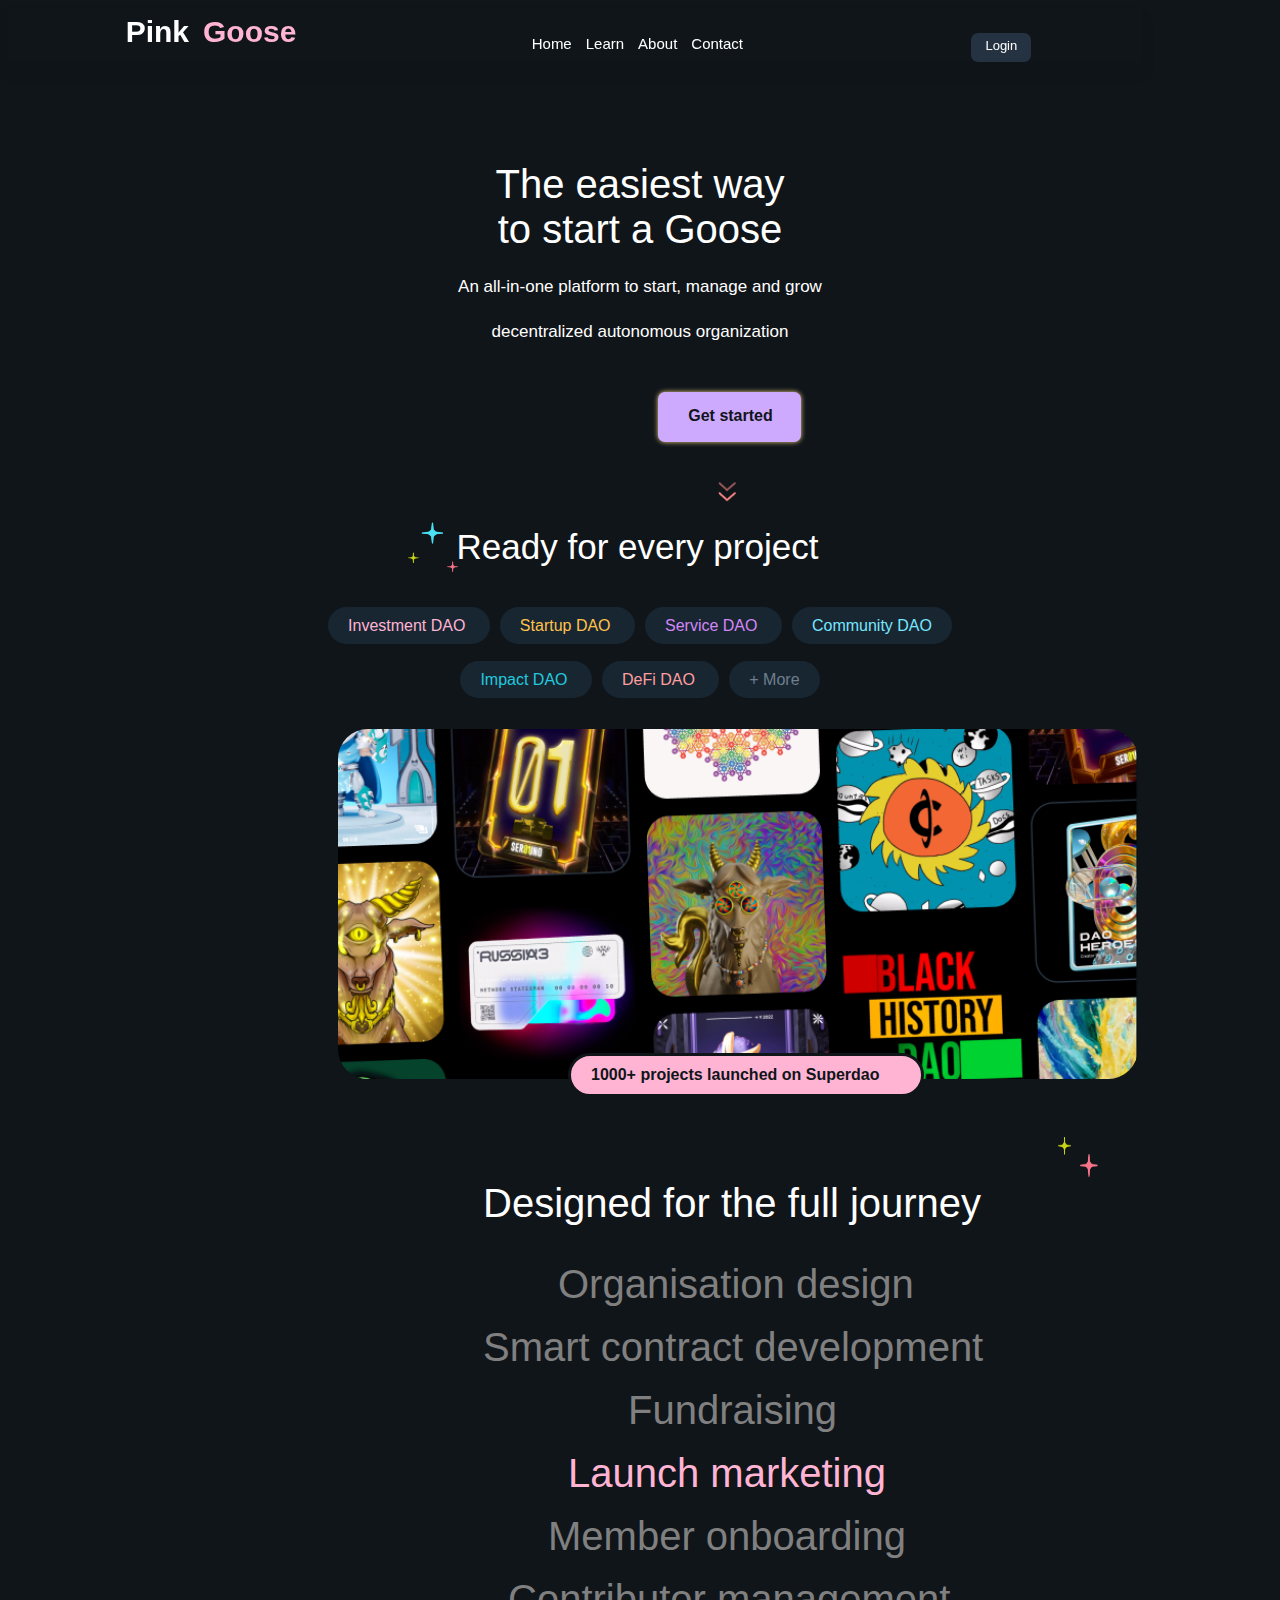
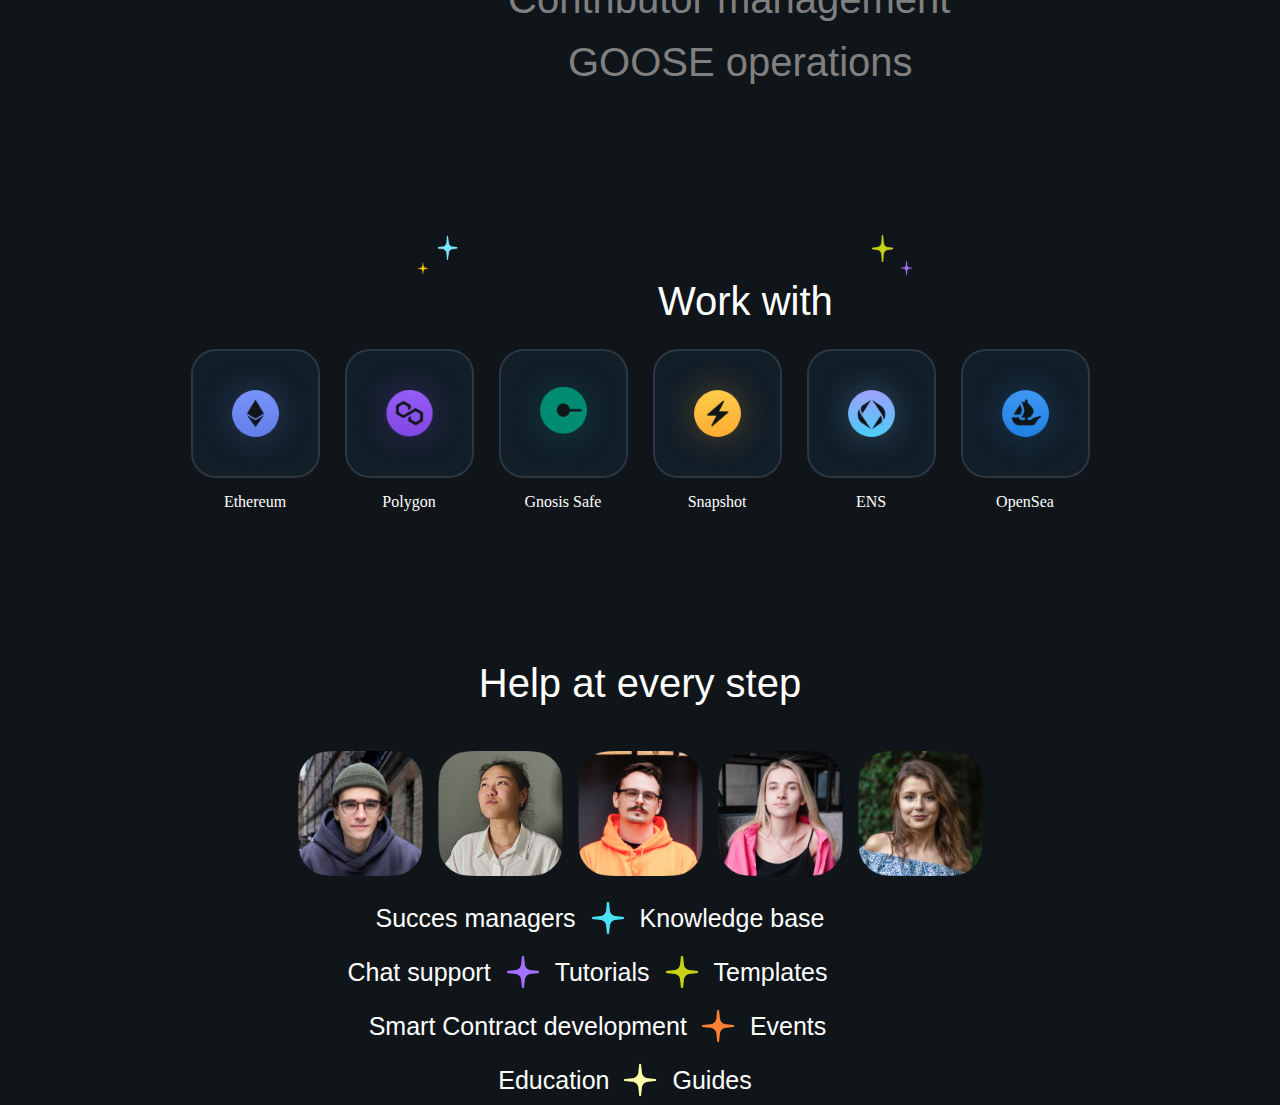
<file: les5/index.html>
<!DOCTYPE html>
<html lang="en">

<head>
    <meta charset="UTF-8">
    <meta name="viewport" content="width=device-width, initial-scale=1.0">
    <title>PinkGoose</title>
    <link rel="stylesheet" href="main.css">
</head>

<body>

    <div class="Column">

        <div class="Header" style="position: sticky;
                    top:0;">

            <div class="Title">
                <div class="Pink">Pink</div>
                <div class="Goose">Goose</div>
            </div>

            <div class="Link">
                <div class="Home">Home</div>
                <div class="Learn">Learn</div>
                <div class="About">About</div>
                <div class="Contact">Contact</div>
            </div>

            <div class="Login">Login</div>

        </div>

        <div class="Container">
            <div class="Text">The easiest way<br>to start a Goose</div>
            <div class="Text1">An all-in-one platform to start, manage and grow</div>
            <div class="Text2">decentralized autonomous organization</div>
        </div>

        <div class="GetStarted">Get started</div>

        <img class="pijl" src=images/pijl.png>

        <img class="ster" src=images/ster.png>






        <div style="color: white;
                font-size:35px;
                font-family:Tahoma, sans-serif;
                margin-top: 100px;
                margin-left:-05px;">Ready for every project</div>

    </div>

    <div class="ContainerTags">
        <div class="Tags">
            Investment DAO
        </div>

        <div class="Tags1">
            Startup DAO
        </div>

        <div class="Tags2">
            Service DAO
        </div>

        <div class="Tags3">
            Community DAO
        </div>

        <br>
        <br>
        <br>

        <div class="Tags4">
            Impact DAO
        </div>

        <div class="Tags5">
            DeFi DAO
        </div>

        <div class="Tags6">
            + More
        </div>

    </div>

    <img class="foto1" src=images/foto1.png>

    <br>

    <div class="tags7">
        1000+ projects launched on Superdao
    </div>

    <img class="ster1" src=images/ster1.png>

    <div class="text3">
        Designed for the full journey
    </div>
    <br>
    <br>
    <div class="text4">
        Organisation design
    </div>
    <br>
    <div class="text5">
        Smart contract development
    </div>
    <br>
    <div class="text6">
        Fundraising
    </div>
    <br>
    <div class="text7">
        Launch marketing
    </div>
    <br>
    <div class="text8">
        Member onboarding
    </div>
    <br>
    <div class="text9">
        Contributor management
    </div>
    <br>
    <div class="text10">
        GOOSE operations
    </div>

    <img class="ster2" src=images/ster2.png>

    <img class="ster3" src=images/ster3.png>

    <div class="text11">
        Work with
    </div>
    <div class="container1">
        <div class="icon-container">
            <img class="icon" src="images/icon.png">
            <span class="text12">Ethereum</span>
        </div>
        <div class="icon-container">
            <img class="icon" src="images/icon1.png">
            <span class="text12">Polygon</span>
        </div>
        <div class="icon-container">
            <img class="icon" src="images/icon2.png">
            <span class="text12">Gnosis Safe</span>
        </div>
        <div class="icon-container">
            <img class="icon" src="images/icon3.png">
            <span class="text12">Snapshot</span>
        </div>
        <div class="icon-container">
            <img class="icon" src="images/icon4.png">
            <span class="text12">ENS</span>
        </div>
        <div class="icon-container">
            <img class="icon" src="images/icon5.png">
            <span class="text12">OpenSea</span>
        </div>
    </div>

    <div class="text13">Help at every step</div>

    <div class="containerfoto">

    <img class="foto" src="images/foto2.png">
    <img class="foto" src="images/foto3.png">
    <img class="foto" src="images/foto4.png">
    <img class="foto" src="images/foto5.png">
    <img class="foto" src="images/foto6.png">
 
    </div>
    
    <div class="container2">

    <div class="text14">Succes managers</div>
    <img class="ster4" src="images/ster4.png">
    <div class="text15">Knowledge base</div>

    </div>

    <div class="container3">

    <div class="text16">Chat support</div>
    <img class="ster5" src="images/ster5.png">
    <div class="text16">Tutorials</div>
    <img class="ster6" src="images/ster6.png">
    <div class="text16">Templates</div>

    </div>

    <div class="container4">
    
        <div class="text17">Smart Contract development</div>   
    
        <img class="ster7" src="images/ster7.png">
    
        <div class="text17">Events</div>   
    
    </div>

    <div class="container5">

        <div class="text18">Education</div>

        <img class="ster8" src="images/ster8.png">

        <div class="text18">Guides</div>





    

   






</body>

</html>
</file>
<file: les5/main.css>
body{
    background-color:#10151A;}
 
.Pink{
    color: #ffff;
    padding: 7px;}
 
.Goose{
    color: #FFB4D3;
    padding: 7px;}
 
.Title{
    display: flex;
    flex-direction: row;
    font-size: 30px;
    font-family: Tahoma, sans-serif;
    font-weight: bold;}
 
.Home{
    color: #ffff;
    padding: 7px;}
 
.Learn{
    color: #ffff;
    padding: 7px;}
 
.About{
    color: #ffff;
    padding: 7px;}
 
.Contact{
    color: #ffff;
    padding: 7px;}
 
.Link{
    display: flex;
    flex-direction: row;
    font-size: 15px;
    font-family: Tahoma, sans-serif;
    margin-top: 20px;}
 
.Login{
    color: #ffff;
    background: #243241;
    height: 24px;
    width: 60px;
    font-size: 13px;
    border-radius: 7px;
    text-align: center;
    padding-top: 5px;
    font-family: Tahoma, sans-serif;
    font-weight: lighter;
    margin-top: 25px;}
 
.Header{
    display: flex;
    flex-direction: row;
    justify-content: space-around;
    margin-right: 130px;
    background-color: #10151A;
    box-shadow: 0px 10px 8px #10151A;}
 
.Text{
    font-size: 40px;
    font-family: Tahoma, sans-serif;
    color: #ffff;
    margin-top: 100px;}
 
.Text1{
    font-size: 17px;
    font-family: Tahoma, sans-serif;
    color: #ffff;
    margin-top: 25px;}
 
.Text2{
    font-size: 17px;
    font-family: Tahoma, sans-serif;
    color: #ffff;
    margin-top: 25px;}
 
.GetStarted{
    background-color: #CEAAFF;
    color: #10151A;
    box-shadow: 0 0 5px #f1d180;
    width: 141px;
    font-family: Tahoma, sans-serif;
    padding-left: 2px;
    height: 35px;
    text-align: center;
    padding-top: 15px;
    border-radius: 7px;
    margin-left: 650px;
    margin-top: 50px;
    font-weight: bold;}
 

 
.Column{
    display: flex;
    flex-direction: column;
    text-align: center;}
 
.Tags{
    background-color:#182632;
    color:#ffff;
    color:#FFB4D3;
    border-radius:50px;
    width:auto;
    display:inline;
    font-family: Tahoma, sans-serif;
    padding:10px;
    padding-left:20px;
    padding-right:20px;
    margin: 5px;}
    
.Tags1{
     background-color:#182632;
     color:#ffff;
     color:#FFC24C; 
     border-radius:50px;
     width:auto;
     display:inline;
     font-family: Tahoma, sans-serif;
     padding:10px;
     padding-left:20px;
     padding-right:20px; 
     margin: 5px;}
    
.Tags2{
     background-color:#182632;
     color:#ffff;
     color:#D387F7;
     border-radius:50px;
     width:auto;
     display:inline;
     font-family: Tahoma, sans-serif;
     padding:10px;
     padding-left:20px;
     padding-right:20px;
     margin: 5px;}
 
.Tags3{
    background-color:#182632;
    color:#ffff;
    color:#77E6FF; 
    border-radius:50px;
    width:auto;
    display:inline;
    font-family: Tahoma, sans-serif;
    padding:10px;
    padding-left:20px;
    padding-right:20px;
    margin: 5px;}

.Tags4{
    background-color:#182632;
    color:#ffff;
    color:#23C9DE;
    border-radius:50px;
    width:auto;
    display:inline;
    font-family: Tahoma, sans-serif; 
    padding:10px;
    padding-left:20px;
    padding-right:20px;
    margin: 5px;}

.Tags5{
    background-color:#182632;
    color:#ffff;
    color:#FF9E9E;
    border-radius:50px;
    width:auto;
    display:inline;
    font-family: Tahoma, sans-serif;
    padding:10px;
    padding-left:20px;
    padding-right:20px;
    margin: 5px;}

.Tags6{
    background-color:#182632;
    color:#ffff;
    color:#707F8D;
    border-radius:50px;
    width:auto;
    display:inline;
    font-family: Tahoma, sans-serif;
    padding:10px;
    padding-left:20px;
    padding-right:20px;
    margin: 5px;}

.Container{
    width:100%;
    text-align: center;}
 
.ContainerTags{
    width:auto;
    text-align: center;
    margin-top:50px;}
 
.StarContainer{
    font-size: 20px;
    margin-left:380px;
    margin-top:-200px;}

.pijl{
    width:18px;
    height: 20px;    
    margin-top: 40px;
    margin-left: 710px;
    }

    .ster{
        width:50px;
        height: 50px;    
        margin-top:20px;
        margin-left:400px;
        margin-bottom:-145px ;
    }

    .foto1{
        width:800px;
        height:350px;
        margin-top:40px;
        margin-left:330px;
        border-radius: 30px;
    }

.tags7{
    background-color:#FFB4D3;
    color:#ffff;
    color:#10151A;
    border-radius:50px;
    width:310px;
    font-family: Tahoma, sans-serif;
    padding:10px;
    padding-left:20px;
    padding-right:20px;
    margin-left:560px ;
    font-weight: bold;
    margin-top: -30px;
    position: relative;
    z-index: 1;
    border-style: solid;
    border-color: #10151A;
    border-width: 3px;
}

.ster1{
    width:40px;
    height: 40px;    
    margin-top:40px;
    margin-left:1050px;
}

.text3{
    font-size: 40px;
    font-family: Tahoma, sans-serif;
    color: #ffff;
    margin-left: 475px;
}

.text4{
    font-size: 40px;
    font-family: Tahoma, sans-serif;
    color:#808080;
    margin-left: 550px;
}

.text5{
    font-size: 40px;
    font-family: Tahoma, sans-serif;
    color:#808080;
    margin-left: 475px;
}

.text6{
    font-size: 40px;
    font-family: Tahoma, sans-serif;
    color: #808080;
    margin-left: 620px;
}
.text7{
    font-size: 40px;
    font-family: Tahoma, sans-serif;
    color:#FFB4D3;
    margin-left: 560px;
}

.text8{
    font-size: 40px;
    font-family: Tahoma, sans-serif;
    color: #808080;
    margin-left: 540px;
}

.text9{
    font-size: 40px;
    font-family: Tahoma, sans-serif;
    color: #808080;
    margin-left: 500px;
}

.text10{
    font-size: 40px;
    font-family: Tahoma, sans-serif;
    color: #808080;
    margin-left: 560px;
}

.ster2{
    width:40px;
    height: 40px;    
    margin-top:150px;
    margin-left: 410px;
}

.ster3{
    width:40px;
    height: 40px;    
    margin-top:150px;
    margin-left: 410px;
}

.text11{
    font-size: 40px;
    font-family: Tahoma, sans-serif;
    color: #ffff;
    margin-left: 650px;
}

.icon{
    width:125px;
    height: 125px;
    margin-top:25px ;
   
    background-color: #121E28;
    border :#2A3744;
    border-radius: 25px;
    border-width: 2px;
    border-style: solid;
    
}

.container1{ 
    display: flex;
    justify-content: center;
    align-items: center;
    flex-direction: row;
    gap: 25px;
}

.icon-container {
    display: flex;
    flex-direction: column;
    gap: 15px;
    align-items: center;
    justify-content: center;
}

.text12{
    color: #ffff;
}

.text13{
    display: flex;
    flex-direction: column;
    font-size: 40px;
    font-family: Tahoma, sans-serif;
    color: #ffff;
    align-items: center;
    justify-content: center;
    margin-top: 150px  ;
}

.foto {
    width:125px;
    height: 125px;
    margin-top:25px ; 
}

.containerfoto{
    display: flex;
    flex-direction: row;
    align-items: center;
    justify-content: center;
    margin-top: 20px;
    gap: 15px;

}

.container2{
    display: flex;
    flex-direction: row;
    align-items: center;
    justify-content: center;
    gap: 15px;
    margin-top: 25px;
    margin-right: 80px;
}
.text14{
    display: flex;
    flex-direction: row;
    font-size: 25px;
    font-family: tahoma, sans-serif;
    color: #ffff;
}

.text15{
    display: flex;
    flex-direction: row;
    font-size: 25px;
    font-family: tahoma, sans-serif;
    color: #ffff;
}
.container3{
    display: flex;
    flex-direction: row;
    align-items: center;
    justify-content: center;
    gap: 15px;
    margin-top: 20px;
    margin-right: 105px;
}

.text16{
    display: flex;
    flex-direction: row;
    font-size: 25px;
    font-family: tahoma, sans-serif;
    color: #ffff;
}
.container4{
    display: flex;
    flex-direction: row;
    align-items: center;
    justify-content: center;
    gap: 15px;
    margin-top: 20px;
    margin-right: 85px;
}
.text17{
    display: flex;
    flex-direction: row;
    font-size: 25px;
    font-family: tahoma, sans-serif;
    color: #ffff;
}

.container5{
    display: flex;
    flex-direction: row;
    align-items: center;
    justify-content: center;
    gap: 15px;
    margin-top: 20px;
    margin-right: 30px;  
}
.text18{
    display: flex;
    flex-direction: row;
    font-size: 25px;
    font-family: tahoma, sans-serif;
    color: #ffff;
}
</file>
